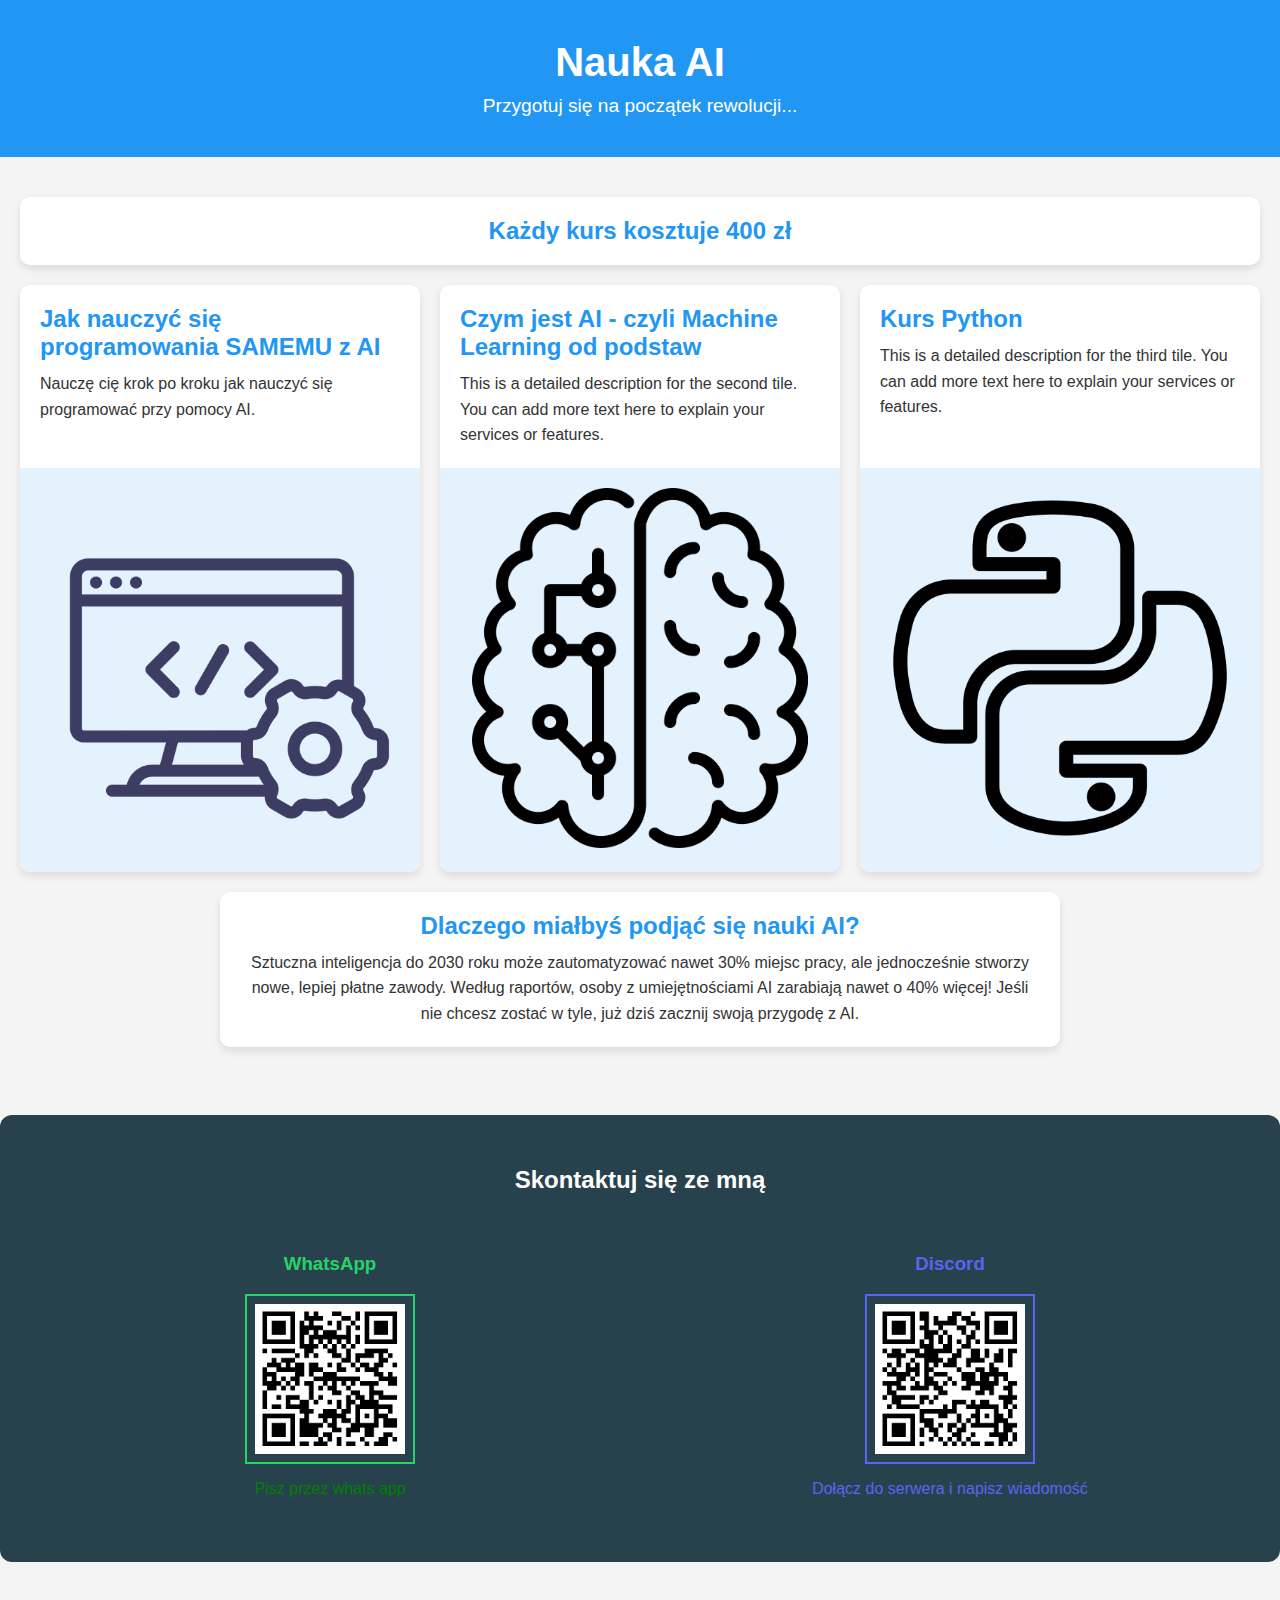
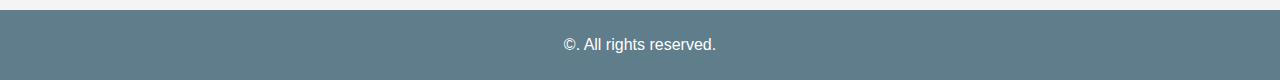
<file: index.html>
<!DOCTYPE html>
<html lang="en">
<head>
  <meta charset="UTF-8">
  <meta name="viewport" content="width=device-width, initial-scale=1.0">
  <title>AI</title>
  <link rel="stylesheet" href="css_ai.css">
</head>
<body>
  <header>
    <h1>Nauka AI</h1>
    <p>Przygotuj się na początek rewolucji...</p>
  </header>

  <main>
    <section class="tiles-section">
      <div class="tile">
        <div class="tile-content">
          <h2 style="color: #2196F3; text-align: center; margin: 0;">Każdy kurs kosztuje 400 zł</h2>
        </div>
      </div>
    </section>
    <!-- Section for Tiles with Text and PNG Images -->
    <section class="tiles-section">
      <div class="tile">
        <div class="tile-content">
          <h2>Jak nauczyć się programowania SAMEMU z AI</h2>
          <p>Nauczę cię krok po kroku jak nauczyć się programować przy pomocy AI.</p>
        </div>
        <div class="tile-image">
          <img src="pr.png" alt="Tile 1 Image">
        </div>
      </div>

      <div class="tile">
        <div class="tile-content">
          <h2>Czym jest AI - czyli Machine Learning od podstaw</h2>
          <p>This is a detailed description for the second tile. You can add more text here to explain your services or features.</p>
        </div>
        <div class="tile-image">
          <img src="AI.png" alt="Tile 2 Image">
        </div>
      </div>

      <div class="tile">
        <div class="tile-content">
          <h2>Kurs Python</h2>
          <p>This is a detailed description for the third tile. You can add more text here to explain your services or features.</p>
        </div>
        <div class="tile-image">
          <img src="python.png" alt="Tile 3 Image">
        </div>
      </div>
    </section>

    <!-- Section for Additional Text and PNG -->
    <section class="text-image-section" style="display: flex; flex-direction: column; align-items: center; text-align: center; margin: 0 auto; max-width: 800px;">
      <div class="text-content">
        <h2>Dlaczego miałbyś podjąć się nauki AI?</h2>
        <p>Sztuczna inteligencja do 2030 roku może zautomatyzować nawet 30% miejsc pracy, ale jednocześnie stworzy nowe, lepiej płatne zawody. Według raportów, osoby z umiejętnościami AI zarabiają nawet o 40% więcej! Jeśli nie chcesz zostać w tyle, już dziś zacznij swoją przygodę z AI.</p>

    </section>
  </main>

  <div class="contact-section" style="margin: 3rem auto; text-align: center; padding: 2rem; background: #28424d; border-radius: 12px;">
    <h2 style="color: #ffffff; margin-bottom: 1.5rem;">Skontaktuj się ze mną</h2>
    
    <div style="display: flex; justify-content: center; gap: 1.5rem; flex-wrap: wrap;">
      <div class="contact-method" style="flex: 1 1 300px; padding: 1rem;">
        <h3 style="color: #25D366;">WhatsApp</h3>
        <img src="whats.png" alt="WhatsApp QR Code" style="width: 150px; height: 150px; margin: 1rem auto; border: 2px solid #25D366; padding: 0.5rem; display: block;">
        <p style="color:green; margin-top: 0.9rem;">Pisz przez whats app</p>
      </div>
  
      <div class="contact-method" style="flex: 1 1 300px; padding: 1rem;">
        <h3 style="color: #5865F2;">Discord</h3>
        <a href="https://discord.gg/GSVQudE6" target="_blank" style="text-decoration: none;">
          <img src="dc_qr.png" alt="Discord Server" style="width: 150px; height: 150px; margin: 1rem auto; border: 2px solid #5865F2; padding: 0.5rem; display: block;">
          <p style="color: #5865F2; margin-top: 0.9rem;">Dołącz do serwera i napisz wiadomość</p>
        </a>
      </div>
    </div>
  </div>

  <footer>
    <p>&copy. All rights reserved.</p>
  </footer>
</body>
</html>
</file>
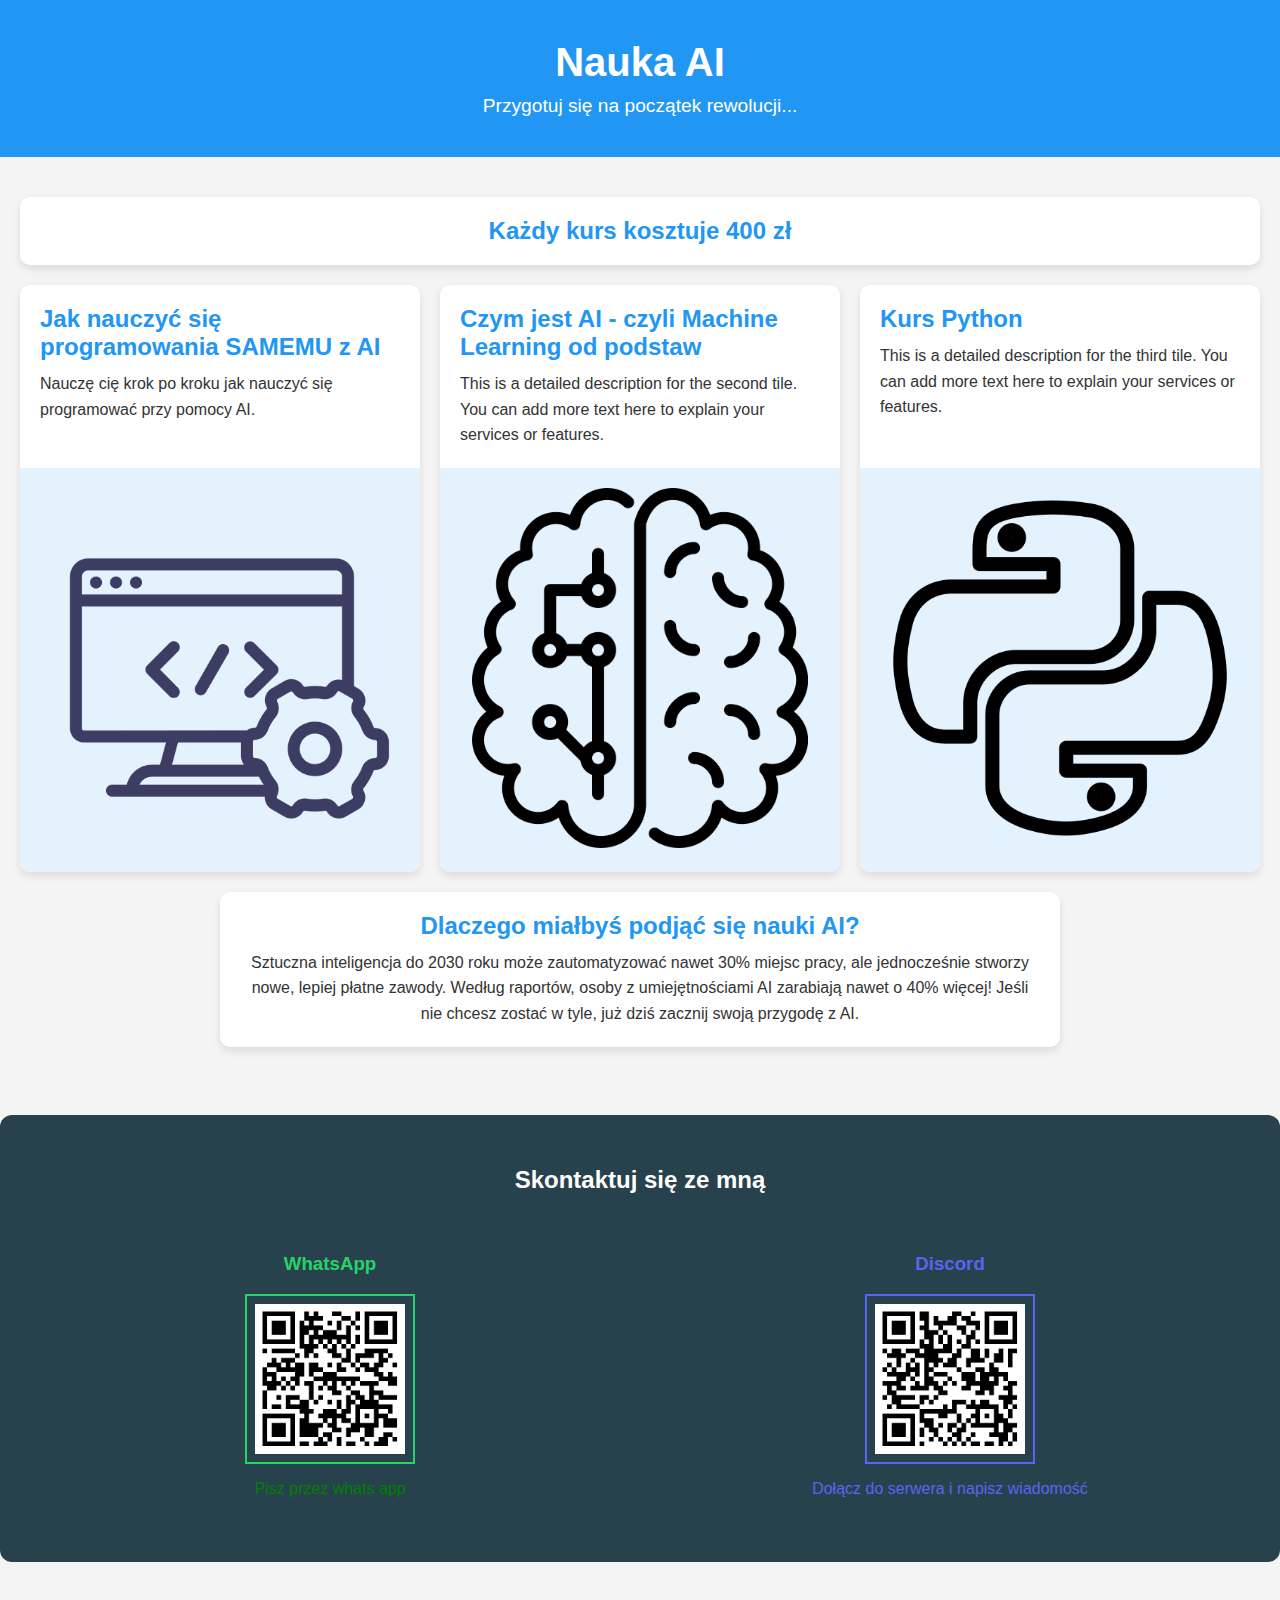
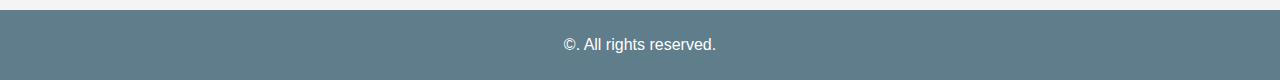
<file: html_ai.html>
<!DOCTYPE html>
<html lang="en">
<head>
  <meta charset="UTF-8">
  <meta name="viewport" content="width=device-width, initial-scale=1.0">
  <title>Blue & Grey Website</title>
  <link rel="stylesheet" href="css_ai.css">
</head>
<body>
  <header>
    <h1>Nauka AI</h1>
    <p>Przygotuj się na początek rewolucji...</p>
  </header>

  <main>
    <section class="tiles-section">
      <div class="tile">
        <div class="tile-content">
          <h2 style="color: #2196F3; text-align: center; margin: 0;">Każdy kurs kosztuje 400 zł</h2>
        </div>
      </div>
    </section>
    <!-- Section for Tiles with Text and PNG Images -->
    <section class="tiles-section">
      <div class="tile">
        <div class="tile-content">
          <h2>Jak nauczyć się programowania SAMEMU z AI</h2>
          <p>Nauczę cię krok po kroku jak nauczyć się programować przy pomocy AI.</p>
        </div>
        <div class="tile-image">
          <img src="pr.png" alt="Tile 1 Image">
        </div>
      </div>

      <div class="tile">
        <div class="tile-content">
          <h2>Czym jest AI - czyli Machine Learning od podstaw</h2>
          <p>This is a detailed description for the second tile. You can add more text here to explain your services or features.</p>
        </div>
        <div class="tile-image">
          <img src="AI.png" alt="Tile 2 Image">
        </div>
      </div>

      <div class="tile">
        <div class="tile-content">
          <h2>Kurs Python</h2>
          <p>This is a detailed description for the third tile. You can add more text here to explain your services or features.</p>
        </div>
        <div class="tile-image">
          <img src="python.png" alt="Tile 3 Image">
        </div>
      </div>
    </section>

    <!-- Section for Additional Text and PNG -->
    <section class="text-image-section" style="display: flex; flex-direction: column; align-items: center; text-align: center; margin: 0 auto; max-width: 800px;">
      <div class="text-content">
        <h2>Dlaczego miałbyś podjąć się nauki AI?</h2>
        <p>Sztuczna inteligencja do 2030 roku może zautomatyzować nawet 30% miejsc pracy, ale jednocześnie stworzy nowe, lepiej płatne zawody. Według raportów, osoby z umiejętnościami AI zarabiają nawet o 40% więcej! Jeśli nie chcesz zostać w tyle, już dziś zacznij swoją przygodę z AI.</p>

    </section>
  </main>

  <div class="contact-section" style="margin: 3rem auto; text-align: center; padding: 2rem; background: #28424d; border-radius: 12px;">
    <h2 style="color: #ffffff; margin-bottom: 1.5rem;">Skontaktuj się ze mną</h2>
    
    <div style="display: flex; justify-content: center; gap: 1.5rem; flex-wrap: wrap;">
      <div class="contact-method" style="flex: 1 1 300px; padding: 1rem;">
        <h3 style="color: #25D366;">WhatsApp</h3>
        <img src="whats.png" alt="WhatsApp QR Code" style="width: 150px; height: 150px; margin: 1rem auto; border: 2px solid #25D366; padding: 0.5rem; display: block;">
        <p style="color:green; margin-top: 0.9rem;">Pisz przez whats app</p>
      </div>
  
      <div class="contact-method" style="flex: 1 1 300px; padding: 1rem;">
        <h3 style="color: #5865F2;">Discord</h3>
        <a href="https://discord.gg/GSVQudE6" target="_blank" style="text-decoration: none;">
          <img src="dc_qr.png" alt="Discord Server" style="width: 150px; height: 150px; margin: 1rem auto; border: 2px solid #5865F2; padding: 0.5rem; display: block;">
          <p style="color: #5865F2; margin-top: 0.9rem;">Dołącz do serwera i napisz wiadomość</p>
        </a>
      </div>
    </div>
  </div>

  <footer>
    <p>&copy. All rights reserved.</p>
  </footer>
</body>
</html>
</file>
<file: css_ai.css>
/* General Styles */
body {
    font-family: Arial, sans-serif;
    margin: 0;
    padding: 0;
    background-color: #f4f4f4; /* Light grey background */
    color: #333; /* Dark text */
  }
  
  header {
    background-color: #2196F3; /* Primary blue */
    color: white;
    padding: 40px 20px;
    text-align: center;
  }
  
  header h1 {
    margin: 0;
    font-size: 2.5rem;
  }
  
  header p {
    margin: 10px 0 0;
    font-size: 1.2rem;
  }
  
  main {
    padding: 20px;
  }
  
  /* Tiles Section */
  .tiles-section {
    display: flex;
    flex-wrap: wrap;
    gap: 20px;
    margin: 20px 0;
  }
  
  .tile {
    background-color: white;
    border-radius: 10px;
    box-shadow: 0 4px 8px rgba(0, 0, 0, 0.1);
    overflow: hidden;
    flex: 1 1 calc(33.333% - 40px);
    display: flex;
    flex-direction: column;
  }
  
  .tile-content {
    padding: 20px;
    flex: 1;
  }
  
  .tile-content h2 {
    margin: 0 0 10px;
    color: #2196F3; /* Primary blue */
  }
  
  .tile-content p {
    margin: 0;
    line-height: 1.6;
  }
  
  .tile-image {
    text-align: center;
    padding: 20px;
    background-color: #e3f2fd; /* Light blue background */
  }
  
  .tile-image img {
    max-width: 100%;
    height: auto;
    border-radius: 10px;
  }
  
  /* Text and Image Section */
  .text-image-section {
    display: flex;
    gap: 20px;
    margin: 20px 0;
    background-color: white;
    border-radius: 10px;
    box-shadow: 0 4px 8px rgba(0, 0, 0, 0.1);
    padding: 20px;
  }
  
  .text-content {
    flex: 2;
  }
  
  .text-content h2 {
    margin: 0 0 10px;
    color: #2196F3; /* Primary blue */
  }
  
  .text-content p {
    margin: 0;
    line-height: 1.6;
  }
  
  .image-content {
    flex: 1;
    text-align: center;
  }
  
  .image-content img {
    max-width: 100%;
    height: auto;
    border-radius: 10px;
  }
  
  /* Footer */
  footer {
    background-color: #607D8B; /* Grey footer */
    color: white;
    text-align: center;
    padding: 10px;
    margin-top: 20px;
  }
</file>
